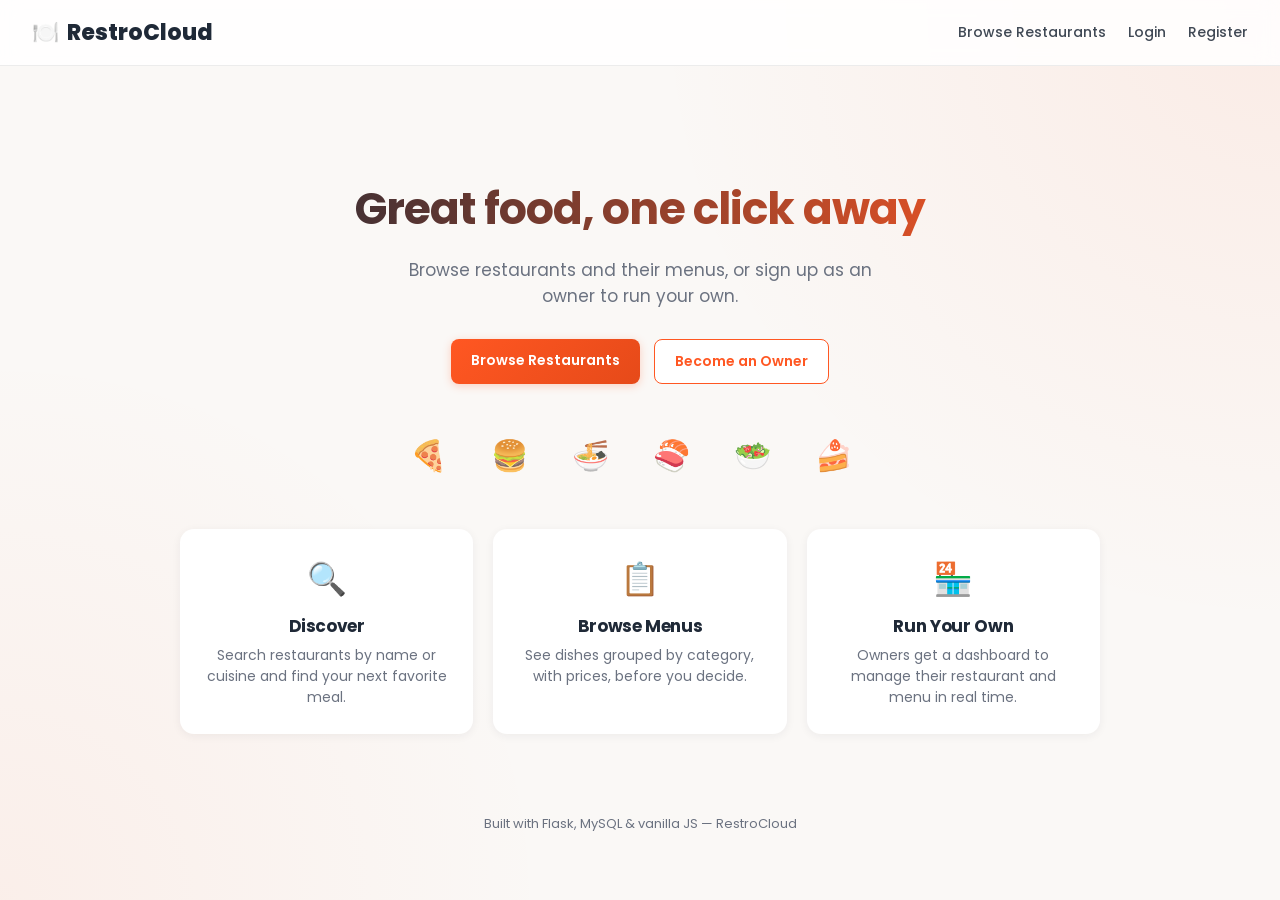
<file: restrocloud-updated/frontend/index.html>
<!DOCTYPE html>
<html lang="en">
<head>
    <meta charset="UTF-8">
    <title>RestroCloud</title>
    <link rel="icon" href="data:image/svg+xml,<svg xmlns=%22http://www.w3.org/2000/svg%22 viewBox=%220 0 100 100%22><text y=%22.9em%22 font-size=%2290%22>%F0%9F%8D%BD%EF%B8%8F</text></svg>">
    <link rel="preconnect" href="https://fonts.googleapis.com">
    <link rel="preconnect" href="https://fonts.gstatic.com" crossorigin>
    <link href="https://fonts.googleapis.com/css2?family=Poppins:wght@400;500;600;700;800&display=swap" rel="stylesheet">
    <link rel="stylesheet" href="style.css">
</head>
<body>

    <nav class="navbar">
        <a href="index.html" class="brand">RestroCloud</a>
        <div class="nav-links">
            <a href="restaurants.html">Browse Restaurants</a>
            <span id="auth-links"></span>
        </div>
    </nav>

    <main class="container">
        <div class="hero">
            <h1>Great food, one click away</h1>
            <p>Browse restaurants and their menus, or sign up as an owner to run your own.</p>
            <div class="hero-actions">
                <a class="button" href="restaurants.html">Browse Restaurants</a>
                <a class="button secondary" href="register.html">Become an Owner</a>
            </div>
        </div>

        <div class="emoji-strip">🍕 🍔 🍜 🍣 🥗 🍰</div>

        <div class="feature-grid">
            <div class="feature-card">
                <div class="icon">🔍</div>
                <h3>Discover</h3>
                <p>Search restaurants by name or cuisine and find your next favorite meal.</p>
            </div>
            <div class="feature-card">
                <div class="icon">📋</div>
                <h3>Browse Menus</h3>
                <p>See dishes grouped by category, with prices, before you decide.</p>
            </div>
            <div class="feature-card">
                <div class="icon">🏪</div>
                <h3>Run Your Own</h3>
                <p>Owners get a dashboard to manage their restaurant and menu in real time.</p>
            </div>
        </div>
    </main>

    <footer class="site-footer">Built with Flask, MySQL &amp; vanilla JS — RestroCloud</footer>

    <script src="api.js"></script>
    <script src="nav.js"></script>
</body>
</html>
</file>
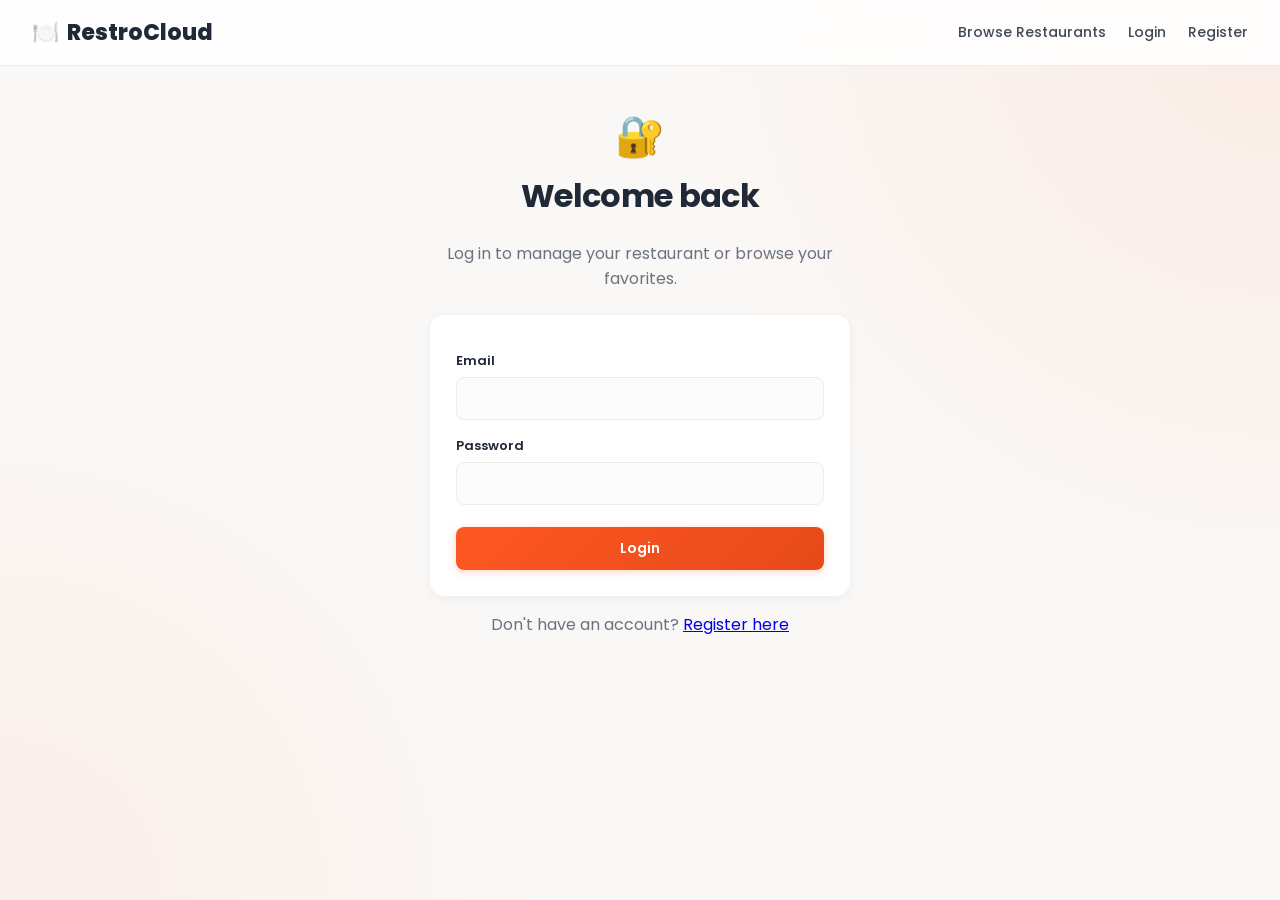
<file: restrocloud-updated/frontend/dashboard.html>
<!DOCTYPE html>
<html lang="en">
<head>
    <meta charset="UTF-8">
    <meta name="viewport" content="width=device-width, initial-scale=1">
    <title>My Dashboard - RestroCloud</title>
    <link rel="icon" href="data:image/svg+xml,<svg xmlns=%22http://www.w3.org/2000/svg%22 viewBox=%220 0 100 100%22><text y=%22.9em%22 font-size=%2290%22>%F0%9F%8D%BD%EF%B8%8F</text></svg>">
    <link rel="preconnect" href="https://fonts.googleapis.com">
    <link rel="preconnect" href="https://fonts.gstatic.com" crossorigin>
    <link href="https://fonts.googleapis.com/css2?family=Poppins:wght@400;500;600;700;800&display=swap" rel="stylesheet">
    <link rel="stylesheet" href="style.css">
</head>
<body>

    <nav class="navbar">
        <a href="index.html" class="brand">RestroCloud</a>
        <div class="nav-links">
            <a href="restaurants.html">Browse Restaurants</a>
            <span id="auth-links"></span>
        </div>
    </nav>

    <main class="container">
        <div class="page-heading-row">
            <h1>My Dashboard</h1>
            <button type="button" class="secondary" id="view-order-queue" style="display:none">View queued orders</button>
        </div>

        <p id="dashboard-message" role="status" aria-live="polite"></p>
        <div id="restaurant-section"><div class="spinner"></div></div>

        <div id="menu-section" style="display: none;">
            <h2 id="menu-form-title">Add a Menu Item</h2>
            <form id="menu-form" class="form-card">
                <input type="hidden" id="item-id">

                <label>Item Name</label>
                <input type="text" id="item-name" required>

                <label>Description</label>
                <input type="text" id="item-description">

                <label>Price</label>
                <input type="number" step="0.01" min="0" id="item-price" required>

                <label>Category</label>
                <input type="text" id="item-category" placeholder="e.g. Starters, Main Course" required>

                <div class="button-row">
                    <button type="submit" id="menu-form-submit">Add Item</button>
                    <button type="button" class="secondary" id="menu-form-cancel" style="display: none;">Cancel</button>
                </div>
            </form>

            <h2>Your Menu</h2>
            <table class="menu-table" id="menu-table"></table>
        </div>

        <section id="orders-section" class="order-queue" style="display: none;">
            <div class="page-heading-row">
                <div><h2>Order Queue <span class="pending-badge" id="pending-badge" style="display:none"></span></h2><p class="muted">Accept or reject incoming customer orders. This queue refreshes automatically.</p></div>
                <button type="button" class="secondary" id="refresh-order-queue">Refresh queue</button>
            </div>
            <div class="order-filter-tabs" id="order-filter-tabs" role="tablist"></div>
            <p id="order-queue-message" role="status" aria-live="polite"></p>
            <div id="order-queue-list"><div class="spinner"></div></div>
        </section>
    </main>

    <script src="api.js"></script>
    <script src="nav.js"></script>
    <script>
        // Only logged-in owners may use this page.
        const currentUser = getUser();
        if (!currentUser || currentUser.role !== "owner") {
            window.location.href = "login.html";
        }

        let myRestaurant = null;
        let myMenuItems = [];
        let orderQueueTimer = null;
        let orderQueueInitialized = false;
        let orderQueueLoading = false;
        const processingOrderIds = new Set();

        function showDashboardMessage(message, isError = false) {
            const target = document.getElementById("dashboard-message");
            target.className = isError ? "error" : "success-message";
            target.textContent = message;
        }

        function escapeHtml(value) {
            return String(value ?? "").replace(/[&<>"']/g, char => ({
                "&": "&amp;", "<": "&lt;", ">": "&gt;", '"': "&quot;", "'": "&#39;"
            })[char]);
        }

        function formatDate(value) {
            const date = new Date(value);
            return Number.isNaN(date.getTime()) ? "Date unavailable" : date.toLocaleString();
        }

        async function loadDashboard() {
            try {
                myRestaurant = await apiRequest("/my-restaurant");
            } catch (error) {
                myRestaurant = null; // a 404 means no restaurant has been created yet
                if (error.message && !error.message.toLowerCase().includes("haven't created a restaurant yet")) {
                    const section = document.getElementById("restaurant-section");
                    section.innerHTML = `<p class="error">${escapeHtml(error.message)}. Refresh the page or log in again.</p>`;
                    return;
                }
            }

            renderRestaurantSection();

            if (myRestaurant) {
                document.getElementById("menu-section").style.display = "block";
                document.getElementById("orders-section").style.display = "block";
                document.getElementById("view-order-queue").style.display = "inline-block";
                try {
                    await loadMenuItems();
                    startOrderQueue();
                } catch (error) {
                    showDashboardMessage(error.message, true);
                }
            }
        }

        // ---------- Restaurant details (create or edit) ----------

        function renderRestaurantSection() {
            const section = document.getElementById("restaurant-section");

            if (!myRestaurant) {
                section.innerHTML = `
                    <h2>Set up your restaurant</h2>
                    <form id="restaurant-form" class="form-card">
                        <label>Restaurant Name</label>
                        <input type="text" id="r-name" required>
                        <label>Description</label>
                        <textarea id="r-description"></textarea>
                        <label>Address</label>
                        <input type="text" id="r-address" required>
                        <label>Phone</label>
                        <input type="text" id="r-phone" required>
                        <label>Cuisine Type</label>
                        <input type="text" id="r-cuisine" placeholder="e.g. Indian, Chinese">
                        <button type="submit">Create Restaurant</button>
                    </form>
                `;
            } else {
                section.innerHTML = `
                    <h2>${escapeHtml(myRestaurant.name)}</h2>
                    <details>
                        <summary>Edit restaurant details</summary>
                        <form id="restaurant-form" class="form-card">
                            <label>Restaurant Name</label>
                            <input type="text" id="r-name" value="${escapeHtml(myRestaurant.name)}" required>
                            <label>Description</label>
                            <textarea id="r-description">${escapeHtml(myRestaurant.description || "")}</textarea>
                            <label>Address</label>
                            <input type="text" id="r-address" value="${escapeHtml(myRestaurant.address || "")}" required>
                            <label>Phone</label>
                            <input type="text" id="r-phone" value="${escapeHtml(myRestaurant.phone || "")}" required>
                            <label>Cuisine Type</label>
                            <input type="text" id="r-cuisine" value="${escapeHtml(myRestaurant.cuisine || "")}">
                            <button type="submit">Save Changes</button>
                        </form>
                    </details>
                `;
            }

            document.getElementById("restaurant-form").addEventListener("submit", saveRestaurant);
        }

        async function saveRestaurant(event) {
            event.preventDefault();

            const payload = {
                name: document.getElementById("r-name").value,
                description: document.getElementById("r-description").value,
                address: document.getElementById("r-address").value,
                phone: document.getElementById("r-phone").value,
                cuisine: document.getElementById("r-cuisine").value,
            };

            try {
                myRestaurant = await apiRequest("/my-restaurant", "POST", payload);
                renderRestaurantSection();
                document.getElementById("menu-section").style.display = "block";
                document.getElementById("orders-section").style.display = "block";
                document.getElementById("view-order-queue").style.display = "inline-block";
                await loadMenuItems();
                startOrderQueue();
                showDashboardMessage("Restaurant details saved.");
            } catch (error) {
                showDashboardMessage(error.message, true);
            }
        }


        function startOrderQueue() {
            if (!orderQueueInitialized) {
                document.getElementById("refresh-order-queue").addEventListener("click", () => loadOrderQueue());
                document.getElementById("view-order-queue").addEventListener("click", () => {
                    document.getElementById("orders-section").scrollIntoView({ behavior: "smooth", block: "start" });
                });
                orderQueueInitialized = true;
            }
            loadOrderQueue();
            if (!orderQueueTimer) orderQueueTimer = window.setInterval(() => loadOrderQueue(), 10000);
        }

        // ---------- Menu items (add, edit, hide/show, delete) ----------

        async function loadMenuItems() {
            myMenuItems = await apiRequest("/menu");
            const table = document.getElementById("menu-table");
            const headerRow = `
                <tr><th>Name</th><th>Category</th><th>Price</th><th>Status</th><th>Actions</th></tr>
            `;

            if (myMenuItems.length === 0) {
                table.innerHTML = headerRow + `
                    <tr><td colspan="5">
                        <div class="empty-state">
                            <span class="icon">🍳</span>
                            No menu items yet — add your first one above.
                        </div>
                    </td></tr>
                `;
                return;
            }

            const rows = myMenuItems.map(item => `
                <tr>
                    <td>${escapeHtml(item.name)}</td>
                    <td>${escapeHtml(item.category)}</td>
                    <td>₹${item.price}</td>
                    <td><span class="status-pill ${item.is_available ? "available" : "hidden"}">${item.is_available ? "Available" : "Hidden"}</span></td>
                    <td class="actions">
                        <button type="button" class="secondary" onclick="startEditItem(${item.id})">✎ Edit</button>
                        <button type="button" class="secondary" onclick="toggleItem(${item.id})">${item.is_available ? "🙈 Hide" : "👁 Show"}</button>
                        <button type="button" class="danger" onclick="deleteItem(${item.id})">🗑 Delete</button>
                    </td>
                </tr>
            `).join("");

            table.innerHTML = headerRow + rows;
        }

        // The same form is used for both adding and editing - if item-id is
        // filled in, submitting the form updates that item instead of adding a new one.
        document.getElementById("menu-form").addEventListener("submit", async (event) => {
            event.preventDefault();

            const itemId = document.getElementById("item-id").value;
            const payload = {
                name: document.getElementById("item-name").value,
                description: document.getElementById("item-description").value,
                price: document.getElementById("item-price").value,
                category: document.getElementById("item-category").value,
            };

            const submit = document.getElementById("menu-form-submit");
            submit.disabled = true;
            try {
                if (itemId) {
                    await apiRequest(`/menu/${itemId}`, "PUT", payload);
                    showDashboardMessage("Menu item updated.");
                } else {
                    await apiRequest("/menu", "POST", payload);
                    showDashboardMessage("Menu item added.");
                }
                resetMenuForm();
                await loadMenuItems();
            } catch (error) {
                showDashboardMessage(error.message, true);
            } finally {
                submit.disabled = false;
            }
        });

        function resetMenuForm() {
            document.getElementById("menu-form").reset();
            document.getElementById("item-id").value = "";
            document.getElementById("menu-form-title").textContent = "Add a Menu Item";
            document.getElementById("menu-form-submit").textContent = "Add Item";
            document.getElementById("menu-form-cancel").style.display = "none";
        }

        document.getElementById("menu-form-cancel").addEventListener("click", resetMenuForm);

        function startEditItem(itemId) {
            const item = myMenuItems.find(candidate => candidate.id === itemId);

            document.getElementById("item-id").value = item.id;
            document.getElementById("item-name").value = item.name;
            document.getElementById("item-description").value = item.description || "";
            document.getElementById("item-price").value = item.price;
            document.getElementById("item-category").value = item.category;

            document.getElementById("menu-form-title").textContent = "Edit Menu Item";
            document.getElementById("menu-form-submit").textContent = "Save Changes";
            document.getElementById("menu-form-cancel").style.display = "inline-block";
        }

        async function toggleItem(itemId) {
            try {
                await apiRequest(`/menu/${itemId}/toggle`, "POST");
                await loadMenuItems();
                showDashboardMessage("Menu item availability updated.");
            } catch (error) {
                showDashboardMessage(error.message, true);
            }
        }

        async function deleteItem(itemId) {
            if (!confirm("Delete this item?")) return;
            try {
                await apiRequest(`/menu/${itemId}`, "DELETE");
                await loadMenuItems();
                showDashboardMessage("Menu item deleted.");
            } catch (error) {
                showDashboardMessage(error.message, true);
            }
        }

        let allOrders = [];
        let activeOrderFilter = "pending";

        function renderOrderTabs() {
            const counts = { pending: 0, accepted: 0, rejected: 0, all: allOrders.length };
            allOrders.forEach(o => { if (counts[o.status] !== undefined) counts[o.status]++; });
            const tabs = [["pending", "Pending"], ["accepted", "Accepted"], ["rejected", "Rejected"], ["all", "All"]];
            document.getElementById("order-filter-tabs").innerHTML = tabs.map(([key, label]) =>
                `<button type="button" role="tab" class="order-tab${key === activeOrderFilter ? " active" : ""}" onclick="setOrderFilter('${key}')">${label} (${counts[key]})</button>`
            ).join("");
            const badge = document.getElementById("pending-badge");
            badge.textContent = counts.pending;
            badge.style.display = counts.pending > 0 ? "inline-block" : "none";
            document.title = (counts.pending > 0 ? `(${counts.pending}) ` : "") + document.title.replace(/^\(\d+\)\s*/, "");
        }

        function setOrderFilter(filter) {
            activeOrderFilter = filter;
            renderOrderList();
        }

        function renderOrderList() {
            const list = document.getElementById("order-queue-list");
            renderOrderTabs();
            if (!allOrders.length) {
                list.innerHTML = '<div class="empty-state"><span class="icon">🧾</span>No orders yet. New customer orders will appear here.</div>';
                return;
            }
            const orders = activeOrderFilter === "all" ? allOrders : allOrders.filter(o => o.status === activeOrderFilter);
            if (!orders.length) {
                list.innerHTML = `<div class="empty-state"><span class="icon">✅</span>No ${activeOrderFilter} orders.</div>`;
                return;
            }
            list.innerHTML = orders.map(order => `
                <article class="order-card">
                    <div class="order-card-heading">
                        <div><h2>Order #${order.id}</h2><p class="muted">From ${escapeHtml(order.customer_name)} · ${escapeHtml(order.customer_email || "Email unavailable")}</p><p class="muted">Placed ${escapeHtml(formatDate(order.created_at))}</p><p><strong>Delivery address:</strong> ${escapeHtml(order.delivery_address || "No address provided")}</p></div>
                        <span class="status-pill status-${escapeHtml(order.status)}">${escapeHtml(order.status.charAt(0).toUpperCase() + order.status.slice(1))}</span>
                    </div>
                    <div class="order-lines">${order.items.map(item => `
                        <div class="order-line"><span>${escapeHtml(item.item_name)} × ${item.quantity} <span class="muted">(₹${escapeHtml(item.unit_price)} each)</span></span><strong>₹${escapeHtml(item.line_total)}</strong></div>
                    `).join("")}</div>
                    <div class="order-card-footer"><span class="muted">Updated ${escapeHtml(formatDate(order.updated_at))}</span><strong>Total: ₹${escapeHtml(order.total_amount)}</strong></div>
                    ${order.status === "rejected" && order.rejection_reason ? `<p class="rejection-reason"><strong>Rejection reason:</strong> ${escapeHtml(order.rejection_reason)}</p>` : ""}
                    ${order.status === "pending" ? `
                        <div class="order-queue-actions">
                            <button type="button" onclick="decideOrder(${order.id}, 'accepted')">Accept order</button>
                            <button type="button" class="reject-button" onclick="decideOrder(${order.id}, 'rejected')">Reject order</button>
                        </div>` : ""}
                </article>`).join("");
        }

        async function loadOrderQueue(preserveMessage = false) {
            if (orderQueueLoading) return;
            orderQueueLoading = true;
            const message = document.getElementById("order-queue-message");
            try {
                allOrders = await apiRequest("/owner/orders");
                if (!preserveMessage) {
                    message.className = "";
                    message.textContent = "";
                }
                renderOrderList();
            } catch (error) {
                message.className = "error";
                message.textContent = error.message;
            } finally {
                orderQueueLoading = false;
            }
        }

        async function decideOrder(orderId, status) {
            if (processingOrderIds.has(orderId)) return;
            const action = status === "accepted" ? "accept" : "reject";
            const payload = { status };
            if (status === "rejected") {
                const reason = prompt(`Reject order #${orderId}?\nOptionally tell the customer why (e.g. "Item out of stock"). Leave blank for no reason, or press Cancel to go back.`);
                if (reason === null) return;
                payload.reason = reason.trim().slice(0, 255);
            } else if (!confirm(`Are you sure you want to ${action} order #${orderId}?`)) {
                return;
            }
            processingOrderIds.add(orderId);
            try {
                await apiRequest(`/owner/orders/${orderId}`, "PATCH", payload);
                const message = document.getElementById("order-queue-message");
                message.className = "success-message";
                message.textContent = `Order #${orderId} ${status}.`;
                await loadOrderQueue(true);
            } catch (error) {
                const message = document.getElementById("order-queue-message");
                message.className = "error";
                message.textContent = error.message;
                await loadOrderQueue(true);
            } finally {
                processingOrderIds.delete(orderId);
            }
        }

        loadDashboard();
    </script>
</body>
</html>
</file>
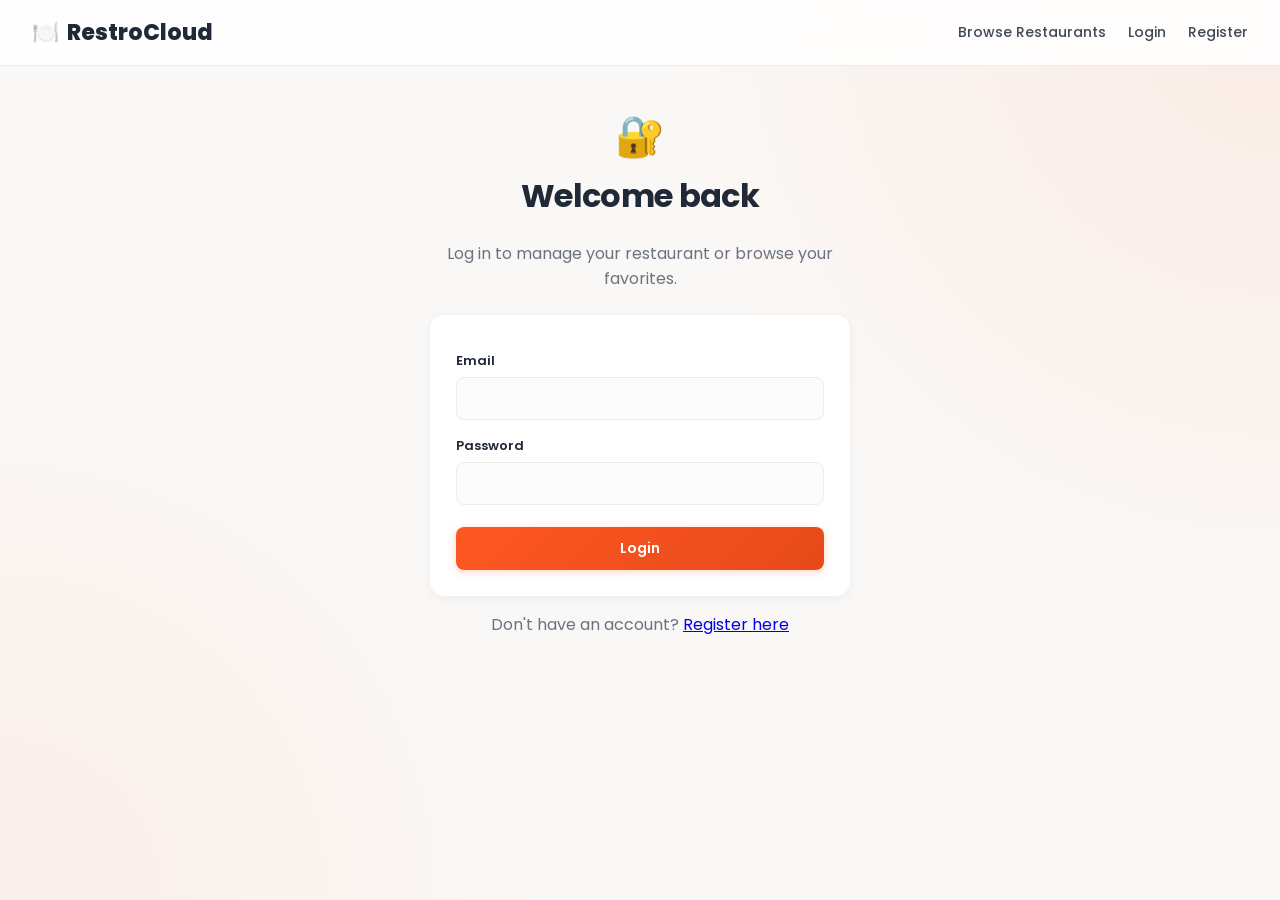
<file: restrocloud-updated/frontend/login.html>
<!DOCTYPE html>
<html lang="en">
<head>
    <meta charset="UTF-8">
    <title>Login - RestroCloud</title>
    <link rel="icon" href="data:image/svg+xml,<svg xmlns=%22http://www.w3.org/2000/svg%22 viewBox=%220 0 100 100%22><text y=%22.9em%22 font-size=%2290%22>%F0%9F%8D%BD%EF%B8%8F</text></svg>">
    <link rel="preconnect" href="https://fonts.googleapis.com">
    <link rel="preconnect" href="https://fonts.gstatic.com" crossorigin>
    <link href="https://fonts.googleapis.com/css2?family=Poppins:wght@400;500;600;700;800&display=swap" rel="stylesheet">
    <link rel="stylesheet" href="style.css">
</head>
<body>

    <nav class="navbar">
        <a href="index.html" class="brand">RestroCloud</a>
        <div class="nav-links">
            <a href="restaurants.html">Browse Restaurants</a>
            <span id="auth-links"></span>
        </div>
    </nav>

    <main class="container">
        <div class="auth-wrapper">
            <div class="auth-icon">🔐</div>
            <h1>Welcome back</h1>
            <p class="muted">Log in to manage your restaurant or browse your favorites.</p>

            <form id="login-form" class="form-card">
                <label>Email</label>
                <input type="email" id="email" required>

                <label>Password</label>
                <input type="password" id="password" required>

                <button type="submit">Login</button>
            </form>
            <p id="message" class="error"></p>
            <p class="muted">Don't have an account? <a href="register.html">Register here</a></p>
        </div>
    </main>

    <script src="api.js"></script>
    <script src="nav.js"></script>
    <script>
        document.getElementById("login-form").addEventListener("submit", async (event) => {
            event.preventDefault();

            const payload = {
                email: document.getElementById("email").value,
                password: document.getElementById("password").value,
            };

            try {
                const data = await apiRequest("/login", "POST", payload);
                saveLogin(data.token, data.user);
                window.location.href = "index.html";
            } catch (error) {
                document.getElementById("message").textContent = error.message;
            }
        });
    </script>
</body>
</html>
</file>
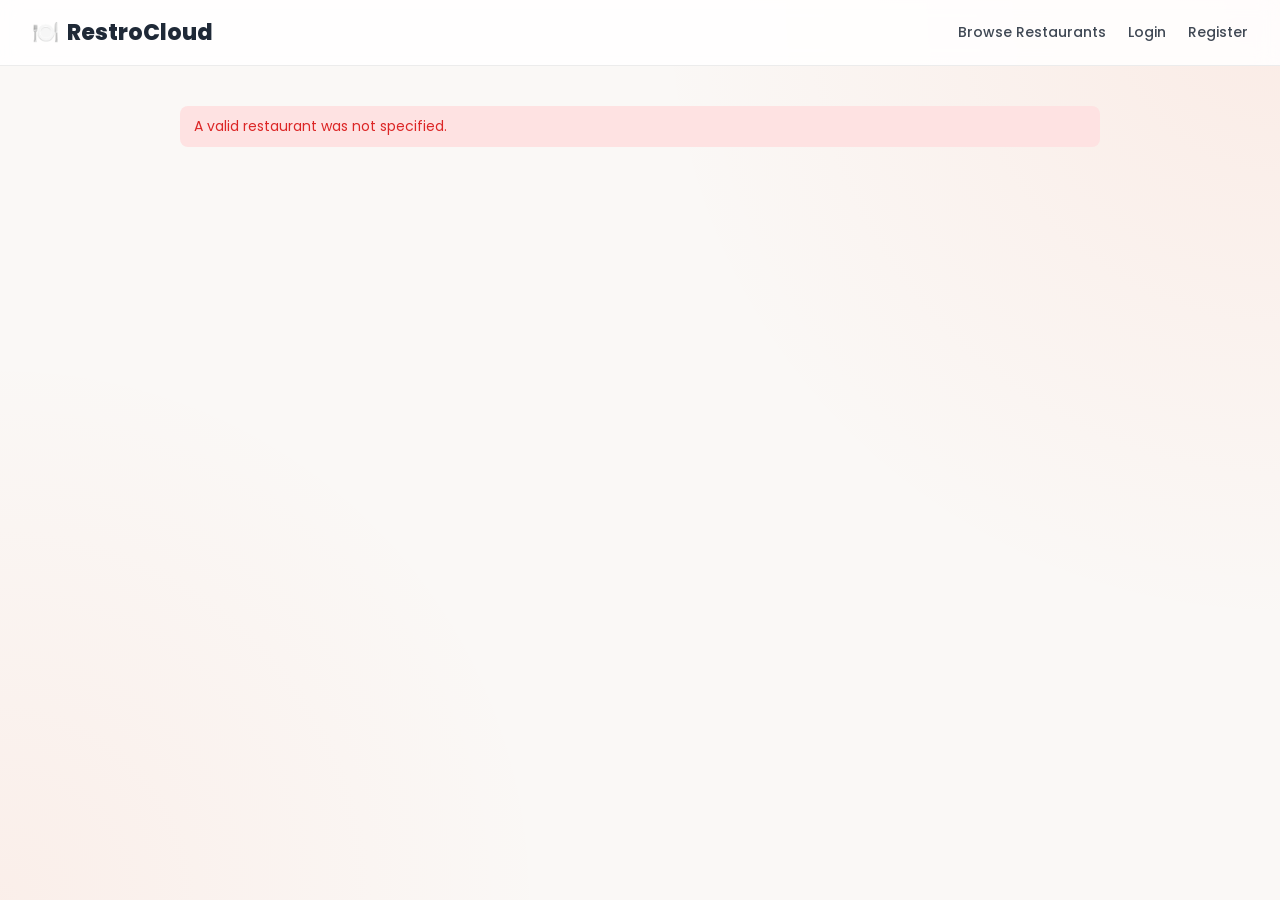
<file: restrocloud-updated/frontend/menu.html>
<!DOCTYPE html>
<html lang="en">
<head>
    <meta charset="UTF-8">
    <meta name="viewport" content="width=device-width, initial-scale=1">
    <title>Restaurant Menu - RestroCloud</title>
    <link rel="icon" href="data:image/svg+xml,<svg xmlns=%22http://www.w3.org/2000/svg%22 viewBox=%220 0 100 100%22><text y=%22.9em%22 font-size=%2290%22>%F0%9F%8D%BD%EF%B8%8F</text></svg>">
    <link rel="preconnect" href="https://fonts.googleapis.com">
    <link rel="preconnect" href="https://fonts.gstatic.com" crossorigin>
    <link href="https://fonts.googleapis.com/css2?family=Poppins:wght@400;500;600;700;800&display=swap" rel="stylesheet">
    <link rel="stylesheet" href="style.css">
</head>
<body>
    <nav class="navbar">
        <a href="index.html" class="brand">RestroCloud</a>
        <div class="nav-links">
            <a href="restaurants.html">Browse Restaurants</a>
            <span id="auth-links"></span>
        </div>
    </nav>

    <main class="container">
        <div id="restaurant-info"><div class="spinner"></div></div>
        <div id="menu-list"></div>
        <div id="order-actions"></div>
        <p id="order-message" role="status" aria-live="polite"></p>
        <div id="quantity-modal" class="modal-backdrop" style="display:none" role="dialog" aria-modal="true" aria-labelledby="quantity-modal-title">
            <div class="quantity-dialog">
                <button type="button" class="modal-close secondary" id="close-quantity-modal" aria-label="Close">×</button>
                <h2 id="quantity-modal-title">Choose quantity</h2>
                <p id="quantity-modal-description" class="muted"></p>
                <label for="modal-quantity">Quantity</label>
                <input id="modal-quantity" type="number" min="1" max="99" value="1" inputmode="numeric">
                <div class="button-row">
                    <button type="button" id="confirm-quantity">Add to order</button>
                    <button type="button" class="secondary" id="remove-from-order">Remove item</button>
                </div>
            </div>
        </div>
    </main>

    <script src="api.js"></script>
    <script src="nav.js"></script>
    <script>
        const restaurantId = new URLSearchParams(window.location.search).get("id");
        let menuItems = [];
        const selectedQuantities = new Map();
        let activeMenuItem = null;
        let activeRequestKey = null;
        const currentUser = getUser();

        function escapeHtml(value) {
            return String(value ?? "").replace(/[&<>"']/g, char => ({
                "&": "&amp;", "<": "&lt;", ">": "&gt;", '"': "&quot;", "'": "&#39;"
            })[char]);
        }

        function groupByCategory(items) {
            return items.reduce((groups, item) => {
                (groups[item.category] ||= []).push(item);
                return groups;
            }, {});
        }

        async function loadMenu() {
            if (!restaurantId || !/^\d+$/.test(restaurantId)) {
                document.getElementById("restaurant-info").innerHTML = '<p class="error">A valid restaurant was not specified.</p>';
                return;
            }
            try {
                const data = await apiRequest(`/restaurants/${restaurantId}`);
                const restaurant = data.restaurant;
                menuItems = data.menu_items;

                document.getElementById("restaurant-info").innerHTML = `
                    <div class="restaurant-banner">
                        <span class="cuisine-badge">${escapeHtml(restaurant.cuisine || "Various")}</span>
                        <h1>${escapeHtml(restaurant.name)}</h1>
                        <p>${escapeHtml(restaurant.description || "")}</p>
                        <p>📍 ${escapeHtml(restaurant.address || "")} &nbsp; ☎ ${escapeHtml(restaurant.phone || "")}</p>
                    </div>`;

                const listElement = document.getElementById("menu-list");
                if (menuItems.length === 0) {
                    listElement.innerHTML = '<div class="empty-state"><span class="icon">📋</span>This restaurant has no available menu items yet.</div>';
                    document.getElementById("order-actions").innerHTML = "";
                    return;
                }

                const byCategory = groupByCategory(menuItems);
                listElement.innerHTML = Object.keys(byCategory).sort().map(category => `
                    <h2 class="menu-category-title">${escapeHtml(category)}</h2>
                    <div class="card-grid">
                        ${byCategory[category].map(item => `
                            <article class="card menu-item-card">
                                <span class="price-tag">₹${escapeHtml(item.price)}</span>
                                <h4>${escapeHtml(item.name)}</h4>
                                <p class="muted">${escapeHtml(item.description || "")}</p>
                                ${currentUser?.role === "customer" ? `
                                    <p class="selected-quantity" id="selected-${item.id}">${selectedQuantities.has(item.id) ? `Selected: ${selectedQuantities.get(item.id)}` : "Not selected"}</p>
                                    <button type="button" class="secondary choose-item-button" onclick="openQuantityPicker(${item.id})">${selectedQuantities.has(item.id) ? "Change quantity" : "Choose item"}</button>
                                ` : ""}
                            </article>`).join("")}
                    </div>`).join("");

                const actions = document.getElementById("order-actions");
                if (currentUser?.role === "customer") {
                    actions.innerHTML = `
                        <section class="order-submit-panel checkout-panel">
                            <div class="checkout-summary">
                                <h2>Your order</h2>
                                <p class="muted" id="checkout-restaurant-name">Order from ${escapeHtml(restaurant.name)}</p>
                                <div id="order-cart-items" class="order-cart-items"></div>
                                <p id="order-selection-summary" class="muted">Choose dishes to add them to your order. The restaurant must accept it before it is confirmed.</p>
                            </div>
                            <div class="checkout-fields">
                                <label for="checkout-address">Delivery address</label>
                                <textarea id="checkout-address" rows="3" maxlength="255" required placeholder="House/flat, street, area, city">${escapeHtml(currentUser.address || "")}</textarea>
                                <p class="muted checkout-note">Confirm the address for this order. It will be saved with the order.</p>
                                <button type="button" id="place-order-button">Place Order · Cash on delivery</button>
                            </div>
                        </section>`;
                    document.getElementById("place-order-button").addEventListener("click", placeOrder);
                    document.getElementById("close-quantity-modal").addEventListener("click", closeQuantityPicker);
                    document.getElementById("confirm-quantity").addEventListener("click", savePickedQuantity);
                    document.getElementById("remove-from-order").addEventListener("click", removePickedItem);
                    document.getElementById("quantity-modal").addEventListener("click", event => {
                        if (event.target.id === "quantity-modal") closeQuantityPicker();
                    });
                    updateOrderSummary();
                } else if (currentUser?.role === "owner") {
                    actions.innerHTML = '<p class="muted">Restaurant owner accounts can manage orders from the dashboard. Customer accounts can place orders.</p>';
                } else {
                    actions.innerHTML = '<div class="order-submit-panel"><p>Log in with a customer account to place an order.</p><a class="button" href="login.html">Log in</a> <a class="button secondary" href="register.html">Create account</a></div>';
                }
            } catch (error) {
                document.getElementById("restaurant-info").innerHTML = `<p class="error">${escapeHtml(error.message)}</p>`;
            }
        }

        function openQuantityPicker(itemId) {
            activeMenuItem = menuItems.find(item => item.id === itemId);
            if (!activeMenuItem) return;
            document.getElementById("quantity-modal-title").textContent = activeMenuItem.name;
            document.getElementById("quantity-modal-description").textContent = `₹${activeMenuItem.price} each`;
            document.getElementById("modal-quantity").value = selectedQuantities.get(itemId) || 1;
            document.getElementById("remove-from-order").style.display = selectedQuantities.has(itemId) ? "inline-block" : "none";
            document.getElementById("quantity-modal").style.display = "flex";
            document.getElementById("modal-quantity").focus();
        }

        function closeQuantityPicker() {
            document.getElementById("quantity-modal").style.display = "none";
            activeMenuItem = null;
        }

        function savePickedQuantity() {
            const quantity = Number(document.getElementById("modal-quantity").value);
            if (!Number.isInteger(quantity) || quantity < 1 || quantity > 99) {
                document.getElementById("order-message").className = "error";
                document.getElementById("order-message").textContent = "Quantity must be between 1 and 99.";
                return;
            }
            selectedQuantities.set(activeMenuItem.id, quantity);
            const selectedLabel = document.getElementById(`selected-${activeMenuItem.id}`);
            if (selectedLabel) selectedLabel.textContent = `Selected: ${quantity}`;
            const chooseButton = document.querySelector(`button[onclick="openQuantityPicker(${activeMenuItem.id})"]`);
            if (chooseButton) chooseButton.textContent = "Change quantity";
            closeQuantityPicker();
            document.getElementById("order-message").textContent = "";
            updateOrderSummary();
        }

        function removePickedItem() {
            if (!activeMenuItem) return;
            const itemId = activeMenuItem.id;
            selectedQuantities.delete(itemId);
            const selectedLabel = document.getElementById(`selected-${itemId}`);
            if (selectedLabel) selectedLabel.textContent = "Not selected";
            const chooseButton = document.querySelector(`button[onclick="openQuantityPicker(${itemId})"]`);
            if (chooseButton) chooseButton.textContent = "Choose item";
            closeQuantityPicker();
            updateOrderSummary();
        }

        function updateOrderSummary() {
            const summary = document.getElementById("order-selection-summary");
            const cart = document.getElementById("order-cart-items");
            if (!summary || !cart) return;
            const chosenItems = menuItems.filter(item => selectedQuantities.has(item.id));
            const count = [...selectedQuantities.values()].reduce((total, quantity) => total + quantity, 0);
            const total = chosenItems.reduce((sum, item) => sum + Number(item.price) * selectedQuantities.get(item.id), 0);

            if (!chosenItems.length) {
                cart.innerHTML = '<p class="muted">Your cart is empty. Choose a dish above to get started.</p>';
                summary.textContent = "The restaurant must accept your order before it is confirmed.";
                return;
            }

            cart.innerHTML = chosenItems.map(item => {
                const quantity = selectedQuantities.get(item.id);
                const lineTotal = Number(item.price) * quantity;
                return `
                    <div class="cart-line">
                        <div class="cart-line-details">
                            <strong>${escapeHtml(item.name)}</strong>
                            <span class="muted">₹${Number(item.price).toFixed(2)} each · Qty ${quantity}</span>
                        </div>
                        <strong>₹${lineTotal.toFixed(2)}</strong>
                        <div class="cart-line-actions">
                            <button type="button" class="secondary" onclick="openQuantityPicker(${item.id})">Edit</button>
                            <button type="button" class="secondary" onclick="removeCartItem(${item.id})">Remove</button>
                        </div>
                    </div>`;
            }).join("");
            summary.textContent = `${count} item(s) · Subtotal ₹${total.toFixed(2)}. Final prices are verified by the server. The restaurant must accept your order.`;
        }

        function removeCartItem(itemId) {
            selectedQuantities.delete(itemId);
            const selectedLabel = document.getElementById(`selected-${itemId}`);
            if (selectedLabel) selectedLabel.textContent = "Not selected";
            const chooseButton = document.querySelector(`button[onclick="openQuantityPicker(${itemId})"]`);
            if (chooseButton) chooseButton.textContent = "Choose item";
            updateOrderSummary();
        }

        async function placeOrder() {
            const message = document.getElementById("order-message");
            const button = document.getElementById("place-order-button");
            const items = [...selectedQuantities.entries()].map(([menu_item_id, quantity]) => ({
                menu_item_id,
                quantity
            }));

            if (items.length === 0) {
                message.className = "error";
                message.textContent = "Choose a quantity for at least one dish.";
                return;
            }
            const addressInput = document.getElementById("checkout-address");
            const deliveryAddress = addressInput.value.trim();
            if (!deliveryAddress) {
                message.className = "error";
                message.textContent = "Enter a delivery address before placing your order.";
                addressInput.focus();
                return;
            }
            if (deliveryAddress.length > 255) {
                message.className = "error";
                message.textContent = "Delivery address must be 255 characters or fewer.";
                addressInput.focus();
                return;
            }

            button.disabled = true;
            button.textContent = "Placing order…";
            message.className = "muted";
            message.textContent = "Submitting your order…";
            try {
                // Reuse the key after network errors so retrying checkout cannot create duplicates.
                if (!activeRequestKey) {
                    activeRequestKey = (window.crypto && window.crypto.randomUUID)
                        ? window.crypto.randomUUID()
                        : `rc-${Date.now()}-${Math.random().toString(36).slice(2, 14)}`;
                }
                const result = await apiRequest("/orders", "POST", {
                    restaurant_id: Number(restaurantId),
                    items,
                    delivery_address: deliveryAddress,
                    request_key: activeRequestKey
                });
                window.location.href = `orders.html?placed=${encodeURIComponent(result.order_id)}`;
            } catch (error) {
                message.className = "error";
                message.textContent = error.message;
                button.disabled = false;
                button.textContent = "Place Order";
            }
        }

        loadMenu();
    </script>
</body>
</html>
</file>
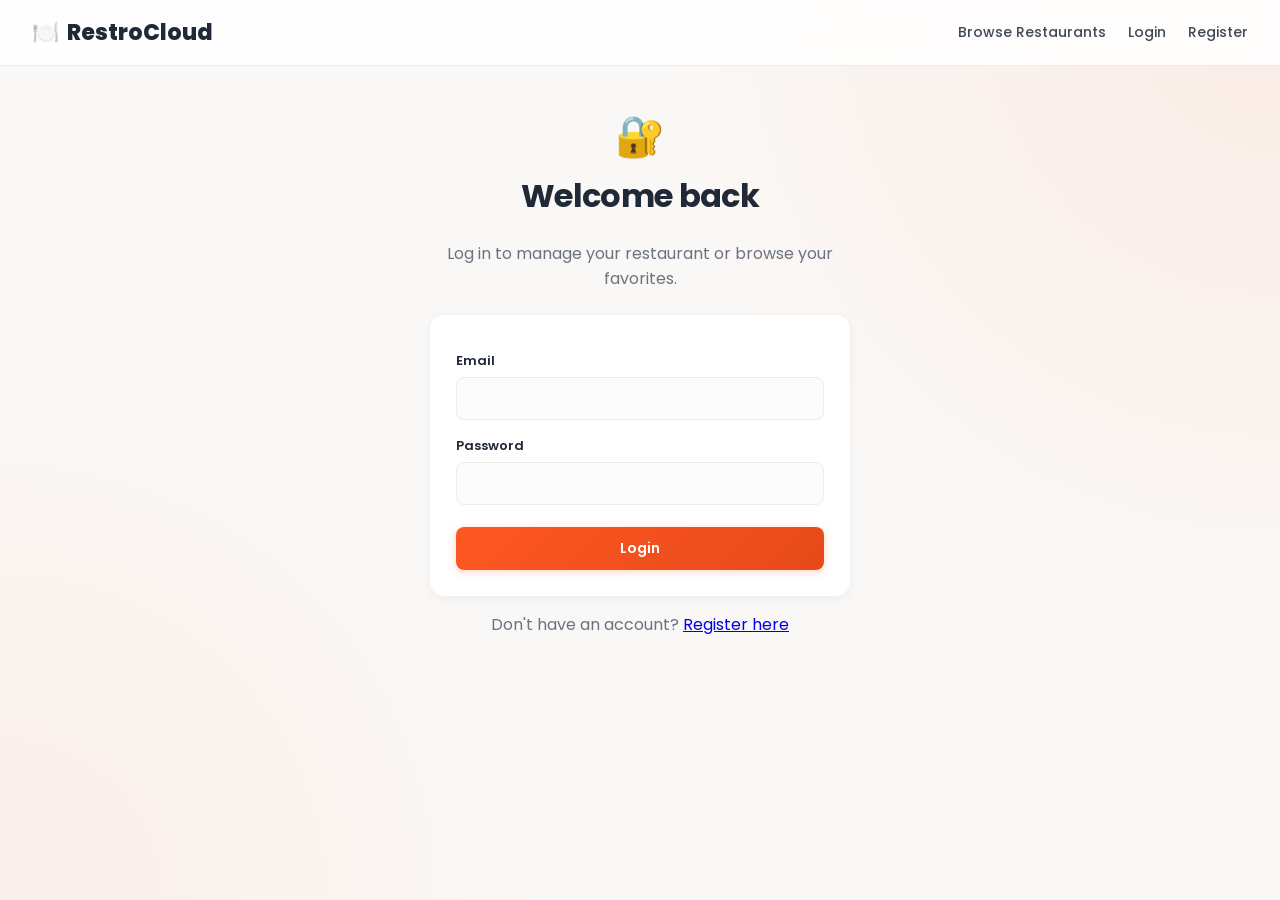
<file: restrocloud-updated/frontend/orders.html>
<!DOCTYPE html>
<html lang="en">
<head>
    <meta charset="UTF-8">
    <meta name="viewport" content="width=device-width, initial-scale=1">
    <title>My Orders - RestroCloud</title>
    <link rel="preconnect" href="https://fonts.googleapis.com">
    <link rel="preconnect" href="https://fonts.gstatic.com" crossorigin>
    <link href="https://fonts.googleapis.com/css2?family=Poppins:wght@400;500;600;700;800&display=swap" rel="stylesheet">
    <link rel="stylesheet" href="style.css">
</head>
<body>
    <nav class="navbar">
        <a href="index.html" class="brand">RestroCloud</a>
        <div class="nav-links">
            <a href="restaurants.html">Browse Restaurants</a>
            <span id="auth-links"></span>
        </div>
    </nav>
    <main class="container">
        <div class="page-heading-row">
            <div><h1>My Orders</h1><p class="muted">Track each order as the restaurant reviews it.</p></div>
            <button type="button" class="secondary" id="refresh-orders">Refresh</button>
        </div>
        <p id="notice" role="status" aria-live="polite"></p>
        <div id="orders-list"><div class="spinner"></div></div>
    </main>
    <script src="api.js"></script>
    <script src="nav.js"></script>
    <script>
        const user = getUser();
        function escapeHtml(value) {
            return String(value ?? "").replace(/[&<>"']/g, char => ({
                "&": "&amp;", "<": "&lt;", ">": "&gt;", '"': "&quot;", "'": "&#39;"
            })[char]);
        }
        function formatDate(value) {
            const date = new Date(value);
            return Number.isNaN(date.getTime()) ? "Date unavailable" : date.toLocaleString();
        }
        function statusLabel(status) {
            return ({ pending: "Pending restaurant decision", accepted: "Accepted", rejected: "Rejected" })[status] || status;
        }
        async function loadOrders() {
            const list = document.getElementById("orders-list");
            const refresh = document.getElementById("refresh-orders");
            refresh.disabled = true;
            try {
                const orders = await apiRequest("/orders");
                if (!orders.length) {
                    list.innerHTML = '<div class="empty-state"><span class="icon">🧾</span>You have not placed any orders yet. <a href="restaurants.html">Browse restaurants</a> to get started.</div>';
                    return;
                }
                list.innerHTML = orders.map(order => `
                    <article class="order-card">
                        <div class="order-card-heading">
                            <div><h2>Order #${order.id} · ${escapeHtml(order.restaurant_name)}</h2><p class="muted">Placed ${escapeHtml(formatDate(order.created_at))}</p></div>
                            <span class="status-pill status-${escapeHtml(order.status)}">${escapeHtml(statusLabel(order.status))}</span>
                        </div>
                        <p class="muted"><strong>Delivery address:</strong> ${escapeHtml(order.delivery_address || "Address not recorded for this older order")}</p>
                        <div class="order-lines">
                            ${order.items.map(item => `<div class="order-line"><span>${escapeHtml(item.item_name)} × ${item.quantity}</span><span>₹${escapeHtml(item.line_total)}</span></div>`).join("")}
                        </div>
                        <div class="order-card-footer"><span class="muted">Last updated ${escapeHtml(formatDate(order.updated_at))}</span><strong>Total: ₹${escapeHtml(order.total_amount)}</strong></div>
                        ${order.status === "rejected" ? `<p class="rejection-reason"><strong>Reason from restaurant:</strong> ${escapeHtml(order.rejection_reason || "No reason was given.")}</p>` : ""}
                        ${order.status === "pending" ? '<p class="muted order-hint">Waiting for the restaurant to accept or reject this order. This page refreshes automatically.</p>' : ""}
                    </article>`).join("");
                const params = new URLSearchParams(window.location.search);
                const placed = params.get("placed");
                if (placed) {
                    document.getElementById("notice").className = "success-message";
                    document.getElementById("notice").textContent = `Order #${placed} was placed. Its status is shown below.`;
                    window.history.replaceState({}, "", "orders.html");
                }
            } catch (error) {
                list.innerHTML = `<p class="error">${escapeHtml(error.message)}. Please log in with a customer account.</p>`;
            } finally {
                refresh.disabled = false;
            }
        }
        if (!user || user.role !== "customer") {
            window.location.href = "login.html";
        } else {
            document.getElementById("refresh-orders").addEventListener("click", loadOrders);
            loadOrders();
            window.setInterval(loadOrders, 10000);
        }
    </script>
</body>
</html>
</file>
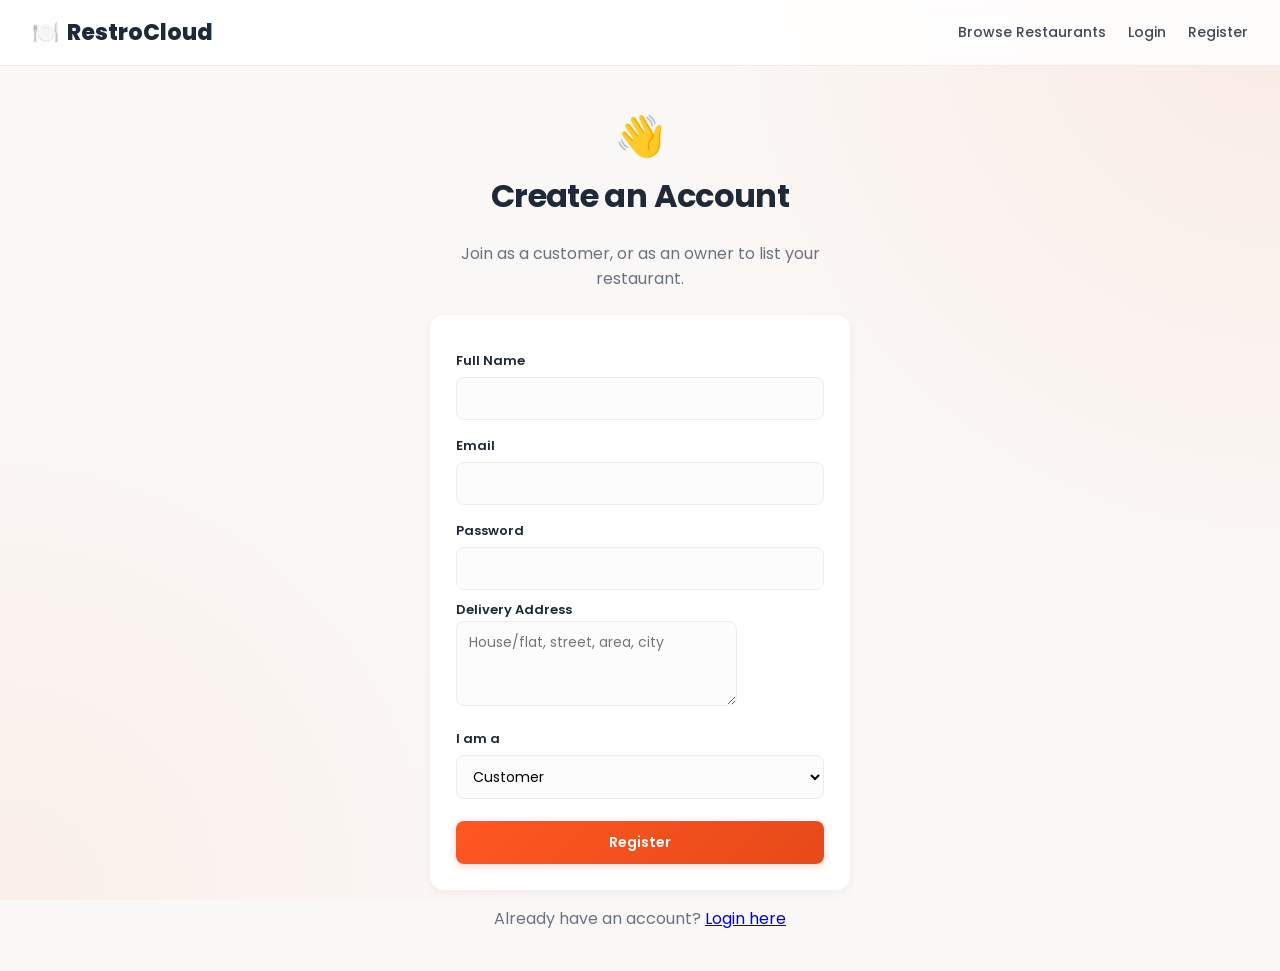
<file: restrocloud-updated/frontend/register.html>
<!DOCTYPE html>
<html lang="en">
<head>
    <meta charset="UTF-8">
    <title>Register - RestroCloud</title>
    <link rel="icon" href="data:image/svg+xml,<svg xmlns=%22http://www.w3.org/2000/svg%22 viewBox=%220 0 100 100%22><text y=%22.9em%22 font-size=%2290%22>%F0%9F%8D%BD%EF%B8%8F</text></svg>">
    <link rel="preconnect" href="https://fonts.googleapis.com">
    <link rel="preconnect" href="https://fonts.gstatic.com" crossorigin>
    <link href="https://fonts.googleapis.com/css2?family=Poppins:wght@400;500;600;700;800&display=swap" rel="stylesheet">
    <link rel="stylesheet" href="style.css">
</head>
<body>

    <nav class="navbar">
        <a href="index.html" class="brand">RestroCloud</a>
        <div class="nav-links">
            <a href="restaurants.html">Browse Restaurants</a>
            <span id="auth-links"></span>
        </div>
    </nav>

    <main class="container">
        <div class="auth-wrapper">
            <div class="auth-icon">👋</div>
            <h1>Create an Account</h1>
            <p class="muted">Join as a customer, or as an owner to list your restaurant.</p>

            <form id="register-form" class="form-card">
                <label>Full Name</label>
                <input type="text" id="name" required>

                <label>Email</label>
                <input type="email" id="email" required>

                <label>Password</label>
                <input type="password" id="password" required minlength="6">

                <div id="customer-address-field">
                    <label for="address">Delivery Address</label>
                    <textarea id="address" rows="3" maxlength="255" placeholder="House/flat, street, area, city" required></textarea>
                </div>

                <label for="role">I am a</label>
                <select id="role">
                    <option value="customer">Customer</option>
                    <option value="owner">Restaurant Owner</option>
                </select>

                <button type="submit">Register</button>
            </form>
            <p id="message" class="error"></p>
            <p class="muted">Already have an account? <a href="login.html">Login here</a></p>
        </div>
    </main>

    <script src="api.js"></script>
    <script src="nav.js"></script>
    <script>
        const roleSelect = document.getElementById("role");
        const addressField = document.getElementById("customer-address-field");
        const addressInput = document.getElementById("address");

        function updateAddressRequirement() {
            const isCustomer = roleSelect.value === "customer";
            addressField.style.display = isCustomer ? "block" : "none";
            addressInput.required = isCustomer;
        }
        roleSelect.addEventListener("change", updateAddressRequirement);
        updateAddressRequirement();

        document.getElementById("register-form").addEventListener("submit", async (event) => {
            event.preventDefault();

            const payload = {
                name: document.getElementById("name").value,
                email: document.getElementById("email").value,
                password: document.getElementById("password").value,
                role: roleSelect.value,
                address: roleSelect.value === "customer" ? addressInput.value.trim() : "",
            };

            try {
                await apiRequest("/register", "POST", payload);
                window.location.href = "login.html";
            } catch (error) {
                document.getElementById("message").textContent = error.message;
            }
        });
    </script>
</body>
</html>
</file>
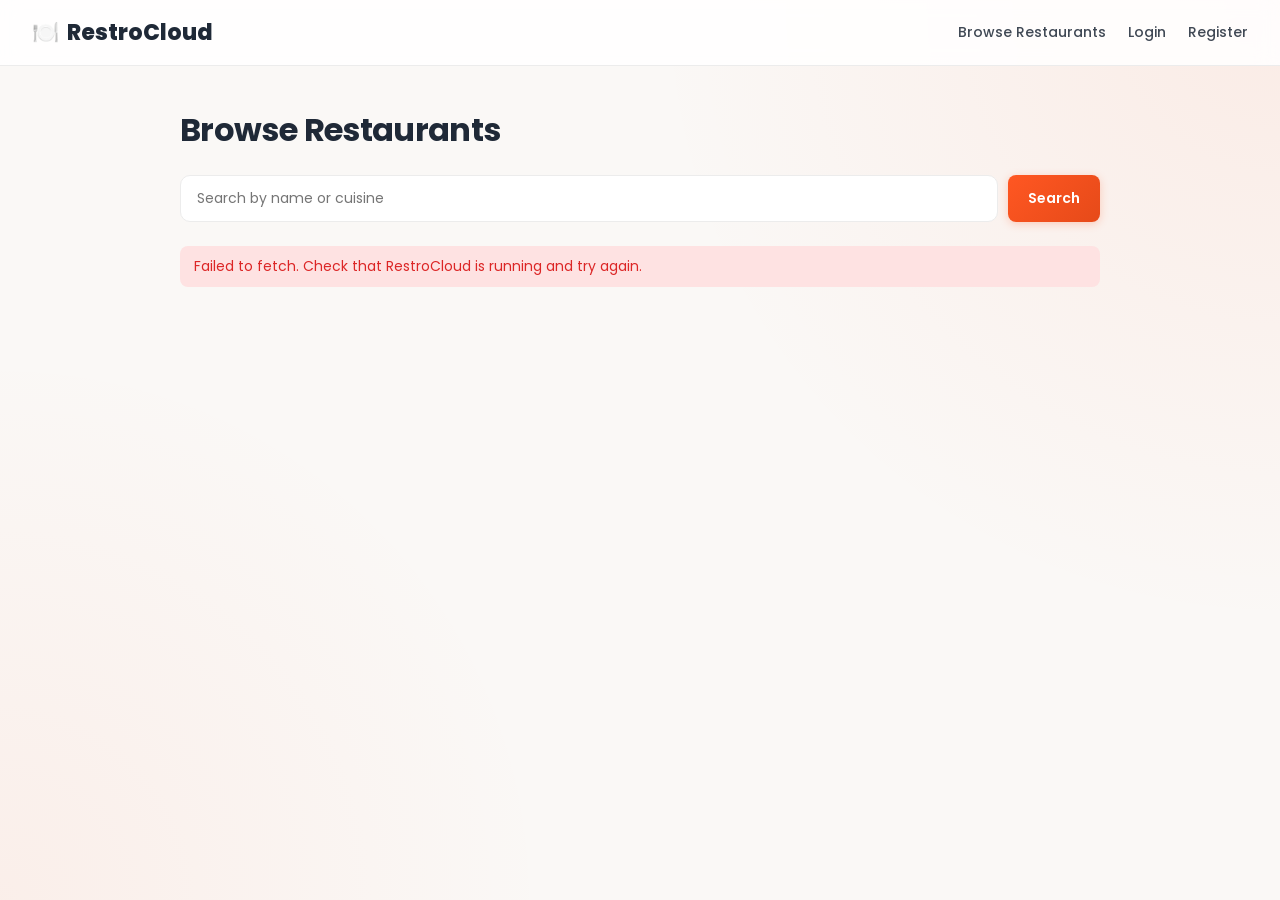
<file: restrocloud-updated/frontend/restaurants.html>
<!DOCTYPE html>
<html lang="en">
<head>
    <meta charset="UTF-8">
    <title>Browse Restaurants - RestroCloud</title>
    <link rel="icon" href="data:image/svg+xml,<svg xmlns=%22http://www.w3.org/2000/svg%22 viewBox=%220 0 100 100%22><text y=%22.9em%22 font-size=%2290%22>%F0%9F%8D%BD%EF%B8%8F</text></svg>">
    <link rel="preconnect" href="https://fonts.googleapis.com">
    <link rel="preconnect" href="https://fonts.gstatic.com" crossorigin>
    <link href="https://fonts.googleapis.com/css2?family=Poppins:wght@400;500;600;700;800&display=swap" rel="stylesheet">
    <link rel="stylesheet" href="style.css">
</head>
<body>

    <nav class="navbar">
        <a href="index.html" class="brand">RestroCloud</a>
        <div class="nav-links">
            <a href="restaurants.html">Browse Restaurants</a>
            <span id="auth-links"></span>
        </div>
    </nav>

    <main class="container">
        <h1>Browse Restaurants</h1>

        <form id="search-form" class="search-form">
            <input type="text" id="search-input" placeholder="Search by name or cuisine">
            <button type="submit">Search</button>
        </form>

        <div id="restaurant-list"></div>
    </main>

    <script src="api.js"></script>
    <script src="nav.js"></script>
    <script>
        function escapeHtml(value) {
            return String(value ?? "").replace(/[&<>"']/g, char => ({
                "&": "&amp;", "<": "&lt;", ">": "&gt;", '"': "&quot;", "'": "&#39;"
            })[char]);
        }

        // Fetches the restaurant list from the API and draws one card per restaurant.
        async function loadRestaurants(searchTerm = "") {
            const list = document.getElementById("restaurant-list");
            list.className = "";
            list.innerHTML = '<div class="spinner"></div>';

            const query = searchTerm ? `?search=${encodeURIComponent(searchTerm)}` : "";
            let restaurants;
            try {
                restaurants = await apiRequest(`/restaurants${query}`);
            } catch (error) {
                list.innerHTML = `<p class="error">${escapeHtml(error.message)}. Check that RestroCloud is running and try again.</p>`;
                return;
            }

            if (restaurants.length === 0) {
                list.innerHTML = `
                    <div class="empty-state">
                        <span class="icon">🍽️</span>
                        No restaurants found. Try a different search.
                    </div>
                `;
                return;
            }

            list.className = "card-grid";
            list.innerHTML = restaurants.map(restaurant => `
                <div class="card">
                    <span class="cuisine-badge">${escapeHtml(restaurant.cuisine || "Various")}</span>
                    <h3>${escapeHtml(restaurant.name)}</h3>
                    <p class="muted">📍 ${escapeHtml(restaurant.address || "")}</p>
                    <a class="button" href="menu.html?id=${restaurant.id}">View Menu</a>
                </div>
            `).join("");
        }

        document.getElementById("search-form").addEventListener("submit", (event) => {
            event.preventDefault();
            loadRestaurants(document.getElementById("search-input").value);
        });

        loadRestaurants();
    </script>
</body>
</html>
</file>
<file: restrocloud-updated/frontend/style.css>
:root {
    --primary: #ff5722;
    --primary-dark: #e64a19;
    --primary-light: #ff8a65;
    --text-dark: #1f2937;
    --text-muted: #6b7280;
    --bg: #faf8f6;
    --card-bg: #ffffff;
    --border: #ececec;
    --success: #16a34a;
    --success-bg: #dcfce7;
    --hidden-bg: #f3f4f6;
    --hidden-text: #6b7280;
    --danger: #dc2626;
    --danger-bg: #fee2e2;
    --radius: 14px;
    --shadow: 0 2px 10px rgba(31, 41, 55, 0.06);
    --shadow-hover: 0 12px 24px rgba(31, 41, 55, 0.12);
}

* {
    box-sizing: border-box;
}

body {
    font-family: 'Poppins', 'Segoe UI', Arial, sans-serif;
    margin: 0;
    background: var(--bg);
    color: var(--text-dark);
    background-image:
        radial-gradient(circle at 100% 0%, rgba(255, 87, 34, 0.08), transparent 40%),
        radial-gradient(circle at 0% 100%, rgba(255, 87, 34, 0.06), transparent 35%);
    background-attachment: fixed;
    min-height: 100vh;
}

h1, h2, h3, h4 {
    font-weight: 700;
    letter-spacing: -0.02em;
}

/* ---------- Navbar ---------- */

.navbar {
    background: rgba(255, 255, 255, 0.85);
    backdrop-filter: blur(10px);
    padding: 16px 32px;
    display: flex;
    justify-content: space-between;
    align-items: center;
    position: sticky;
    top: 0;
    z-index: 10;
    border-bottom: 1px solid var(--border);
}

.navbar .brand {
    color: var(--text-dark);
    font-size: 22px;
    font-weight: 800;
    text-decoration: none;
    display: flex;
    align-items: center;
    gap: 8px;
}

.navbar .brand::before {
    content: "🍽️";
    font-size: 22px;
}

.nav-links {
    display: flex;
    align-items: center;
}

.nav-links a {
    color: var(--text-dark);
    text-decoration: none;
    margin-left: 22px;
    font-size: 14px;
    font-weight: 500;
    opacity: 0.85;
    transition: opacity 0.15s, color 0.15s;
}

.nav-links a:hover {
    opacity: 1;
    color: var(--primary);
}

.greeting {
    color: var(--text-muted);
    margin-left: 22px;
    font-size: 14px;
}

/* ---------- Layout ---------- */

.container {
    max-width: 960px;
    margin: 40px auto;
    padding: 0 20px;
    animation: fadeIn 0.4s ease;
}

@keyframes fadeIn {
    from { opacity: 0; transform: translateY(6px); }
    to { opacity: 1; transform: translateY(0); }
}

.hero {
    text-align: center;
    padding: 70px 20px 40px;
}

.hero h1 {
    font-size: 44px;
    margin: 0 0 16px;
    background: linear-gradient(90deg, var(--text-dark), var(--primary));
    -webkit-background-clip: text;
    background-clip: text;
    color: transparent;
}

.hero p {
    font-size: 17px;
    color: var(--text-muted);
    max-width: 480px;
    margin: 0 auto 30px;
}

.hero-actions {
    display: flex;
    gap: 14px;
    justify-content: center;
    flex-wrap: wrap;
}

.emoji-strip {
    text-align: center;
    font-size: 30px;
    letter-spacing: 18px;
    margin: 10px 0 50px;
    opacity: 0.85;
}

.feature-grid {
    display: grid;
    grid-template-columns: repeat(auto-fit, minmax(220px, 1fr));
    gap: 20px;
    margin-bottom: 50px;
}

.feature-card {
    background: var(--card-bg);
    border-radius: var(--radius);
    padding: 26px 22px;
    box-shadow: var(--shadow);
    text-align: center;
    transition: transform 0.2s, box-shadow 0.2s;
}

.feature-card:hover {
    transform: translateY(-4px);
    box-shadow: var(--shadow-hover);
}

.feature-card .icon {
    font-size: 32px;
    margin-bottom: 10px;
}

.feature-card h3 {
    margin: 0 0 6px;
    font-size: 17px;
}

.feature-card p {
    margin: 0;
    color: var(--text-muted);
    font-size: 14px;
}

h1 {
    margin-top: 0;
}

.muted {
    color: var(--text-muted);
}

.error {
    color: var(--danger);
    background: var(--danger-bg);
    padding: 10px 14px;
    border-radius: 8px;
    font-size: 14px;
}

.error:empty {
    display: none;
}

/* ---------- Buttons ---------- */

.button, button {
    background: linear-gradient(135deg, var(--primary), var(--primary-dark));
    color: white;
    border: none;
    padding: 11px 20px;
    border-radius: 8px;
    font-family: inherit;
    font-size: 14px;
    font-weight: 600;
    cursor: pointer;
    text-decoration: none;
    display: inline-block;
    transition: transform 0.15s, box-shadow 0.15s, opacity 0.15s;
    box-shadow: 0 2px 8px rgba(255, 87, 34, 0.25);
}

.button:hover, button:hover {
    transform: translateY(-2px);
    box-shadow: 0 6px 16px rgba(255, 87, 34, 0.35);
}

.button:active, button:active {
    transform: translateY(0);
}

.button.secondary, button.secondary {
    background: white;
    color: var(--primary);
    border: 1.5px solid var(--primary);
    box-shadow: none;
}

button.danger {
    background: linear-gradient(135deg, var(--danger), #b91c1c);
    box-shadow: 0 2px 8px rgba(220, 38, 38, 0.25);
}

/* ---------- Forms ---------- */

.form-card {
    max-width: 420px;
    display: flex;
    flex-direction: column;
    gap: 6px;
    background: var(--card-bg);
    padding: 26px;
    border-radius: var(--radius);
    box-shadow: var(--shadow);
    margin-bottom: 20px;
}

.form-card label {
    font-weight: 600;
    margin-top: 10px;
    font-size: 13px;
    color: var(--text-dark);
}

.form-card input,
.form-card select,
.form-card textarea {
    padding: 10px 12px;
    border: 1.5px solid var(--border);
    border-radius: 8px;
    font-size: 14px;
    font-family: inherit;
    background: #fcfcfc;
    transition: border-color 0.15s, box-shadow 0.15s;
}

.form-card input:focus,
.form-card select:focus,
.form-card textarea:focus {
    outline: none;
    border-color: var(--primary);
    box-shadow: 0 0 0 3px rgba(255, 87, 34, 0.15);
    background: white;
}

.form-card button {
    margin-top: 16px;
}

.button-row {
    display: flex;
    gap: 10px;
    margin-top: 4px;
}

.button-row button {
    margin-top: 0;
}

.auth-wrapper {
    max-width: 420px;
    margin: 20px auto 0;
    text-align: center;
}

.auth-wrapper .auth-icon {
    font-size: 40px;
    margin-bottom: 6px;
}

.auth-wrapper p.muted {
    margin-top: 4px;
    margin-bottom: 24px;
}

.auth-wrapper .form-card {
    text-align: left;
    max-width: none;
    margin: 0 auto 16px;
}

.search-form {
    display: flex;
    gap: 10px;
    margin-bottom: 24px;
}

.search-form input {
    flex: 1;
    padding: 12px 16px;
    border: 1.5px solid var(--border);
    border-radius: 10px;
    font-family: inherit;
    font-size: 14px;
    background: var(--card-bg);
}

.search-form input:focus {
    outline: none;
    border-color: var(--primary);
    box-shadow: 0 0 0 3px rgba(255, 87, 34, 0.15);
}

/* ---------- Cards ---------- */

.card-grid {
    display: grid;
    grid-template-columns: repeat(auto-fill, minmax(230px, 1fr));
    gap: 18px;
    margin-bottom: 26px;
}

.card {
    background: var(--card-bg);
    padding: 20px;
    border-radius: var(--radius);
    box-shadow: var(--shadow);
    transition: transform 0.2s, box-shadow 0.2s;
}

.card:hover {
    transform: translateY(-4px);
    box-shadow: var(--shadow-hover);
}

.card h3, .card h4 {
    margin-top: 0;
    margin-bottom: 6px;
}

.card .cuisine-badge {
    display: inline-block;
    background: #fff3ec;
    color: var(--primary-dark);
    font-size: 12px;
    font-weight: 600;
    padding: 4px 10px;
    border-radius: 999px;
    margin-bottom: 8px;
}

.card .button {
    margin-top: 12px;
    width: 100%;
    text-align: center;
}

/* ---------- Empty / loading states ---------- */

.empty-state {
    text-align: center;
    padding: 50px 20px;
    color: var(--text-muted);
}

.empty-state .icon {
    font-size: 40px;
    display: block;
    margin-bottom: 10px;
}

.spinner {
    width: 28px;
    height: 28px;
    border: 3px solid var(--border);
    border-top-color: var(--primary);
    border-radius: 50%;
    margin: 40px auto;
    animation: spin 0.7s linear infinite;
}

@keyframes spin {
    to { transform: rotate(360deg); }
}

/* ---------- Menu page banner ---------- */

.restaurant-banner {
    background: linear-gradient(135deg, var(--primary), var(--primary-light));
    color: white;
    border-radius: var(--radius);
    padding: 30px 28px;
    margin-bottom: 30px;
    box-shadow: var(--shadow);
}

.restaurant-banner h1 {
    margin: 0 0 6px;
    color: white;
    background: none;
    -webkit-background-clip: unset;
    background-clip: unset;
}

.restaurant-banner p {
    margin: 4px 0 0;
    opacity: 0.92;
}

.restaurant-banner .cuisine-badge {
    background: rgba(255, 255, 255, 0.25);
    color: white;
}

.menu-category-title {
    font-size: 18px;
    margin: 28px 0 14px;
    padding-bottom: 8px;
    border-bottom: 2px solid var(--primary-light);
    display: inline-block;
}

.card .price-tag {
    float: right;
    background: #fff3ec;
    color: var(--primary-dark);
    font-weight: 700;
    padding: 2px 10px;
    border-radius: 999px;
    font-size: 13px;
}

/* ---------- Menu table (dashboard) ---------- */

.menu-table {
    width: 100%;
    border-collapse: collapse;
    background: var(--card-bg);
    border-radius: var(--radius);
    overflow: hidden;
    box-shadow: var(--shadow);
}

.menu-table th, .menu-table td {
    padding: 12px 14px;
    border-bottom: 1px solid var(--border);
    text-align: left;
    font-size: 14px;
}

.menu-table th {
    background: #fbf5f2;
    font-size: 12px;
    text-transform: uppercase;
    letter-spacing: 0.04em;
    color: var(--text-muted);
}

.menu-table tr:last-child td {
    border-bottom: none;
}

.menu-table tbody tr:hover {
    background: #fffaf7;
}

.menu-table .actions {
    display: flex;
    gap: 8px;
    align-items: center;
}

.menu-table .actions button {
    padding: 6px 12px;
    font-size: 12px;
    box-shadow: none;
}

.status-pill {
    display: inline-block;
    padding: 3px 10px;
    border-radius: 999px;
    font-size: 12px;
    font-weight: 600;
}

.status-pill.available {
    background: var(--success-bg);
    color: var(--success);
}

.status-pill.hidden {
    background: var(--hidden-bg);
    color: var(--hidden-text);
}

details {
    margin-bottom: 20px;
}

details summary {
    cursor: pointer;
    font-weight: 600;
    margin-bottom: 10px;
    color: var(--primary-dark);
}

/* ---------- Footer ---------- */

.site-footer {
    text-align: center;
    color: var(--text-muted);
    font-size: 13px;
    padding: 30px 20px 40px;
}

/* ---------- Orders and order tracking ---------- */
.quantity-label {
    display: block;
    margin-top: 16px;
    font-size: 13px;
    font-weight: 600;
    color: var(--text-muted);
}

.quantity-input {
    width: 96px;
    margin-top: 5px;
    padding: 8px 10px;
    border: 1.5px solid var(--border);
    border-radius: 8px;
    font: inherit;
}

.quantity-input:focus {
    outline: none;
    border-color: var(--primary);
    box-shadow: 0 0 0 3px rgba(255, 87, 34, 0.15);
}

.order-submit-panel {
    display: flex;
    align-items: center;
    justify-content: space-between;
    gap: 20px;
    margin: 26px 0;
    padding: 24px;
    background: var(--card-bg);
    border: 1px solid var(--border);
    border-radius: var(--radius);
    box-shadow: var(--shadow);
}

.order-submit-panel h2 { margin: 0 0 6px; }
.order-submit-panel p { margin: 0; }

.success-message {
    color: #166534;
    background: #dcfce7;
    border-radius: 8px;
    padding: 10px 14px;
}

.page-heading-row,
.order-card-heading,
.order-card-footer {
    display: flex;
    align-items: center;
    justify-content: space-between;
    gap: 16px;
}

.page-heading-row { margin-bottom: 20px; }
.page-heading-row h1 { margin-bottom: 4px; }
.page-heading-row p { margin-top: 0; }

.order-card {
    background: var(--card-bg);
    border: 1px solid var(--border);
    border-radius: var(--radius);
    padding: 22px;
    margin: 18px 0;
    box-shadow: var(--shadow);
}

.order-card h2 { margin: 0 0 5px; font-size: 19px; }
.order-card-heading p { margin: 0; font-size: 13px; }
.order-lines { margin: 20px 0 14px; }
.order-line { display: flex; justify-content: space-between; gap: 16px; padding: 7px 0; border-bottom: 1px solid var(--border); }
.order-card-footer { padding-top: 14px; border-top: 1px solid var(--border); }
.order-hint { margin-bottom: 0; font-size: 13px; }

.status-pill.status-pending { background: #fef3c7; color: #92400e; }
.status-pill.status-accepted { background: var(--success-bg); color: var(--success); }
.status-pill.status-rejected { background: var(--danger-bg); color: var(--danger); }

.order-queue { margin-top: 28px; }
.order-queue .order-card { margin-bottom: 16px; }
.order-queue-actions { display: flex; gap: 8px; margin-top: 16px; }
.order-queue-actions button { margin-top: 0; }
.order-queue-actions .reject-button { background: linear-gradient(135deg, var(--danger), #b91c1c); }
.order-items-summary { color: var(--text-muted); font-size: 13px; margin-top: 12px; }

@media (max-width: 640px) {
    .order-submit-panel,
    .page-heading-row,
    .order-card-heading,
    .order-card-footer {
        align-items: flex-start;
        flex-direction: column;
    }
    .navbar { padding: 14px 16px; }
    .nav-links a { margin-left: 10px; }
    .greeting { display: none; }
}


/* ---------- Customer quantity picker and order queue ---------- */
.menu-item-card { display: flex; flex-direction: column; align-items: flex-start; }
.menu-item-card .selected-quantity { color: var(--text-muted); font-size: 13px; margin: 6px 0 10px; }
.menu-item-card .choose-item-button { margin-top: auto; }
.order-submit-panel, .order-card { background: var(--card-bg); border: 1px solid var(--border); border-radius: var(--radius); padding: 20px; margin: 22px 0; box-shadow: var(--shadow); }
.order-submit-panel { display: flex; align-items: center; justify-content: space-between; gap: 18px; flex-wrap: wrap; }
.order-submit-panel h2 { margin: 0 0 6px; }
.order-submit-panel p { margin: 0; }
.order-card-heading, .order-card-footer { display: flex; justify-content: space-between; align-items: flex-start; gap: 16px; flex-wrap: wrap; }
.order-card-heading h2 { margin: 0 0 4px; }
.order-card-heading p { margin: 0 0 8px; }
.order-lines { border-top: 1px solid var(--border); border-bottom: 1px solid var(--border); padding: 12px 0; margin: 12px 0; }
.order-line { display: flex; justify-content: space-between; gap: 16px; padding: 4px 0; }
.order-card-footer { align-items: center; }
.order-queue-actions { display: flex; gap: 10px; flex-wrap: wrap; margin-top: 16px; }
.reject-button { background: linear-gradient(135deg, var(--danger), #b91c1c); }
.status-pending { background: #fff7ed; color: #c2410c; }
.status-accepted { background: var(--success-bg); color: var(--success); }
.status-rejected { background: var(--danger-bg); color: var(--danger); }
.modal-backdrop { position: fixed; inset: 0; z-index: 100; background: rgba(17, 24, 39, 0.55); display: flex; align-items: center; justify-content: center; padding: 20px; }
.quantity-dialog { position: relative; width: min(100%, 420px); background: var(--card-bg); border-radius: var(--radius); padding: 28px; box-shadow: 0 20px 60px rgba(0,0,0,.25); }
.quantity-dialog h2 { margin: 0 30px 8px 0; }
.quantity-dialog label { display: block; font-weight: 600; margin: 18px 0 6px; }
.quantity-dialog input { width: 100%; padding: 12px; border: 1px solid var(--border); border-radius: 8px; font: inherit; }
.modal-close { position: absolute; right: 14px; top: 14px; padding: 4px 12px; font-size: 22px; }
.quantity-dialog .button-row { flex-wrap: wrap; margin-top: 16px; }
.quantity-dialog .button-row button { margin-top: 0; }
.page-heading-row { display: flex; justify-content: space-between; align-items: center; gap: 16px; flex-wrap: wrap; }
.page-heading-row h2 { margin-bottom: 4px; }
@media (max-width: 600px) {
    .navbar { padding: 14px 16px; }
    .nav-links a { margin-left: 10px; font-size: 12px; }
    .order-submit-panel { align-items: stretch; }
    .order-submit-panel button { width: 100%; }
}


/* Checkout address confirmation */
.checkout-panel { align-items: flex-start; }
.checkout-summary { flex: 1 1 260px; }
.checkout-fields { flex: 1 1 320px; min-width: 0; }
.checkout-fields label { display: block; font-weight: 600; margin: 8px 0 6px; }
.checkout-fields textarea { display: block; width: 100%; min-height: 86px; padding: 11px 12px; border: 1.5px solid var(--border); border-radius: 8px; font: inherit; resize: vertical; }
.checkout-fields textarea:focus { outline: none; border-color: var(--primary); box-shadow: 0 0 0 3px rgba(255, 87, 34, 0.12); }
.checkout-fields button { margin-top: 10px; }
.checkout-note { font-size: 12px; margin-top: 6px !important; }
.order-cart-items { margin: 14px 0; }
.cart-line { display: grid; grid-template-columns: minmax(0, 1fr) auto; gap: 8px 14px; padding: 12px 0; border-bottom: 1px solid var(--border); }
.cart-line-details { display: flex; flex-direction: column; gap: 4px; }
.cart-line-details .muted { font-size: 12px; }
.cart-line-actions { grid-column: 1 / -1; display: flex; gap: 8px; }
.cart-line-actions button { margin-top: 0; padding: 7px 10px; font-size: 12px; }


/* ---------- Homepage / navbar responsive fixes ---------- */
.nav-links { flex-wrap: wrap; justify-content: flex-end; gap: 4px 0; }
.nav-links a, .greeting { white-space: nowrap; }
#auth-links { display: inline-flex; align-items: center; }

@media (max-width: 640px) {
    .navbar { flex-wrap: wrap; gap: 8px; padding: 12px 16px; }
    .navbar .brand { font-size: 19px; }
    .nav-links { width: 100%; justify-content: flex-start; }
    .nav-links a { margin-left: 0; margin-right: 16px; font-size: 13px; }
    .hero { padding: 40px 8px 24px; }
    .hero h1 { font-size: 30px; }
    .hero p { font-size: 15px; }
    .emoji-strip { font-size: 26px; letter-spacing: 8px; margin-bottom: 30px; }
    body { background-attachment: scroll; }
}


/* ---------- Order queue filter tabs, pending badge, rejection reason ---------- */
.order-filter-tabs { display: flex; gap: 8px; flex-wrap: wrap; margin: 6px 0 14px; }
.order-tab { background: white; color: var(--text-dark); border: 1.5px solid var(--border); box-shadow: none; padding: 8px 14px; font-size: 13px; }
.order-tab:hover { box-shadow: none; border-color: var(--primary); color: var(--primary); }
.order-tab.active { background: linear-gradient(135deg, var(--primary), var(--primary-dark)); color: white; border-color: transparent; }
.pending-badge { display: inline-block; min-width: 24px; padding: 2px 9px; margin-left: 8px; border-radius: 999px; background: var(--primary); color: white; font-size: 13px; font-weight: 700; text-align: center; vertical-align: middle; }
.rejection-reason { margin: 12px 0 0; padding: 10px 14px; border-radius: 8px; background: var(--danger-bg); color: #991b1b; font-size: 14px; }
</file>
